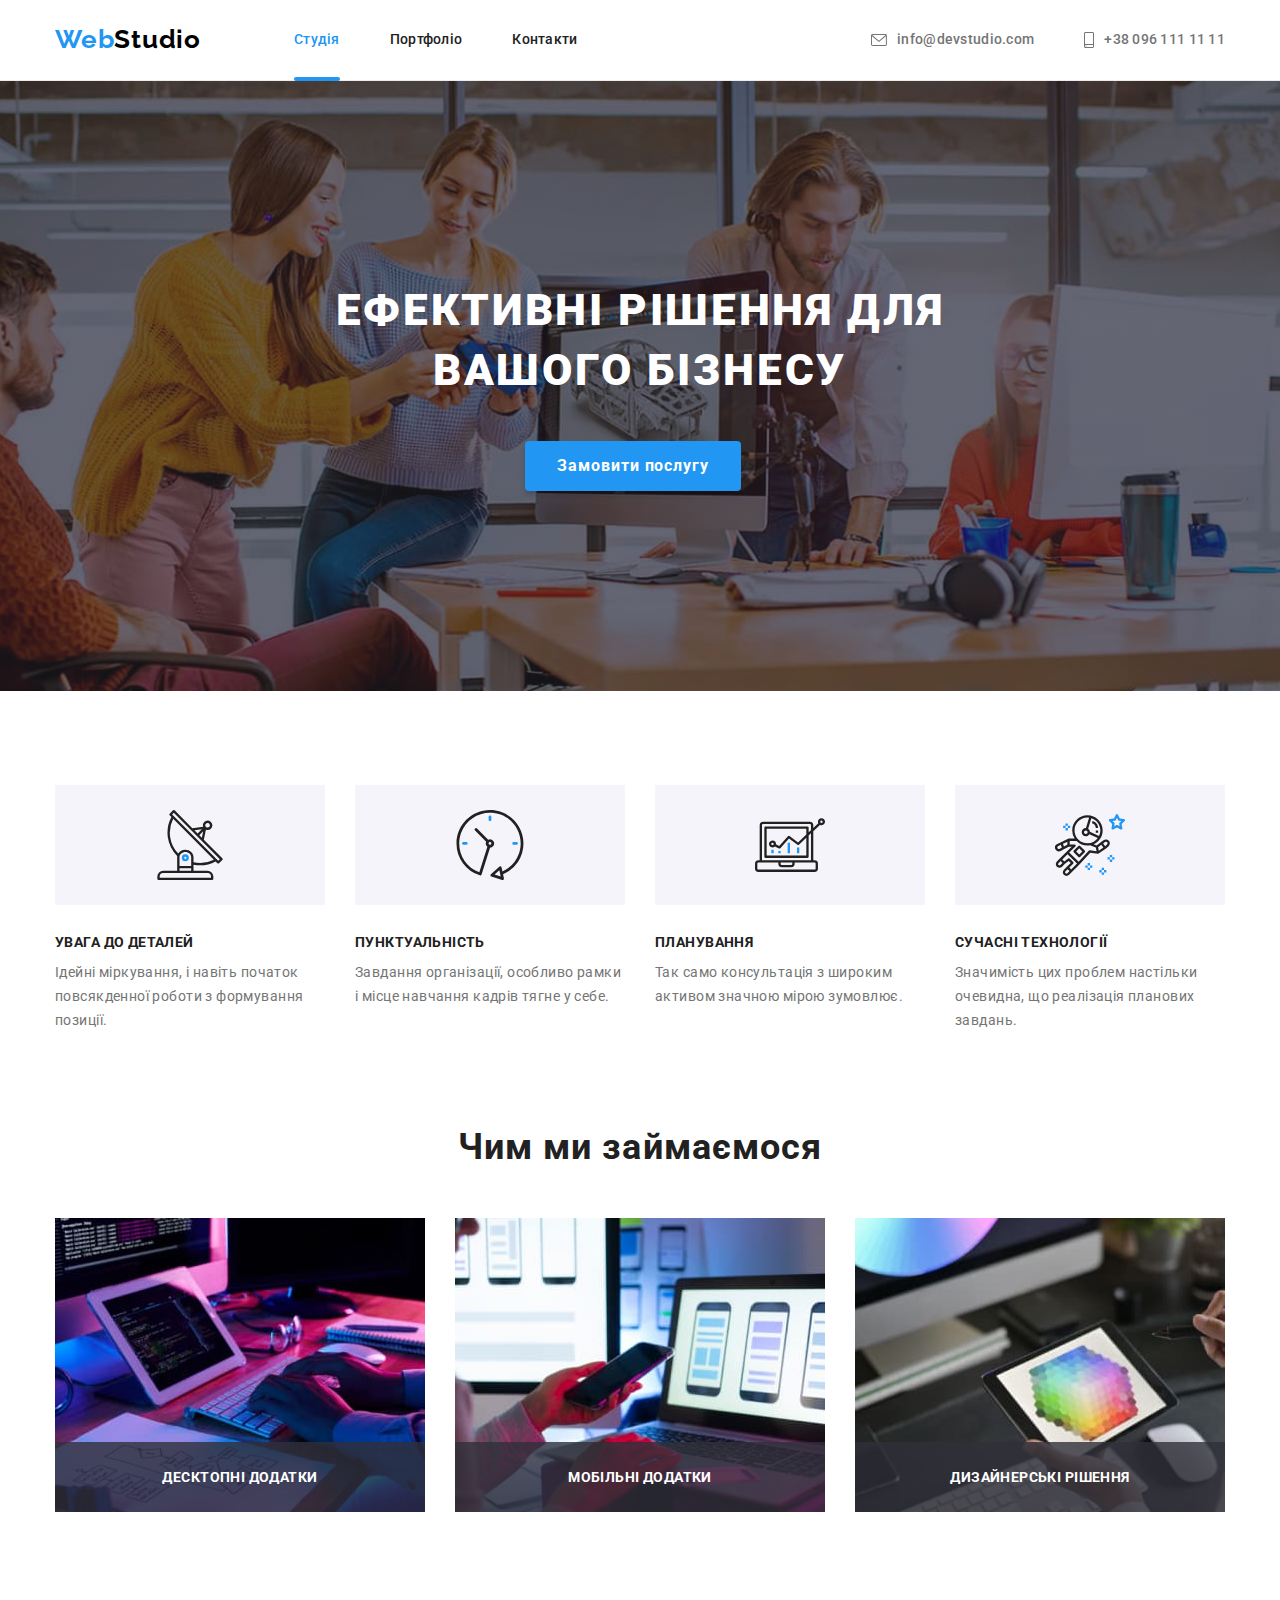
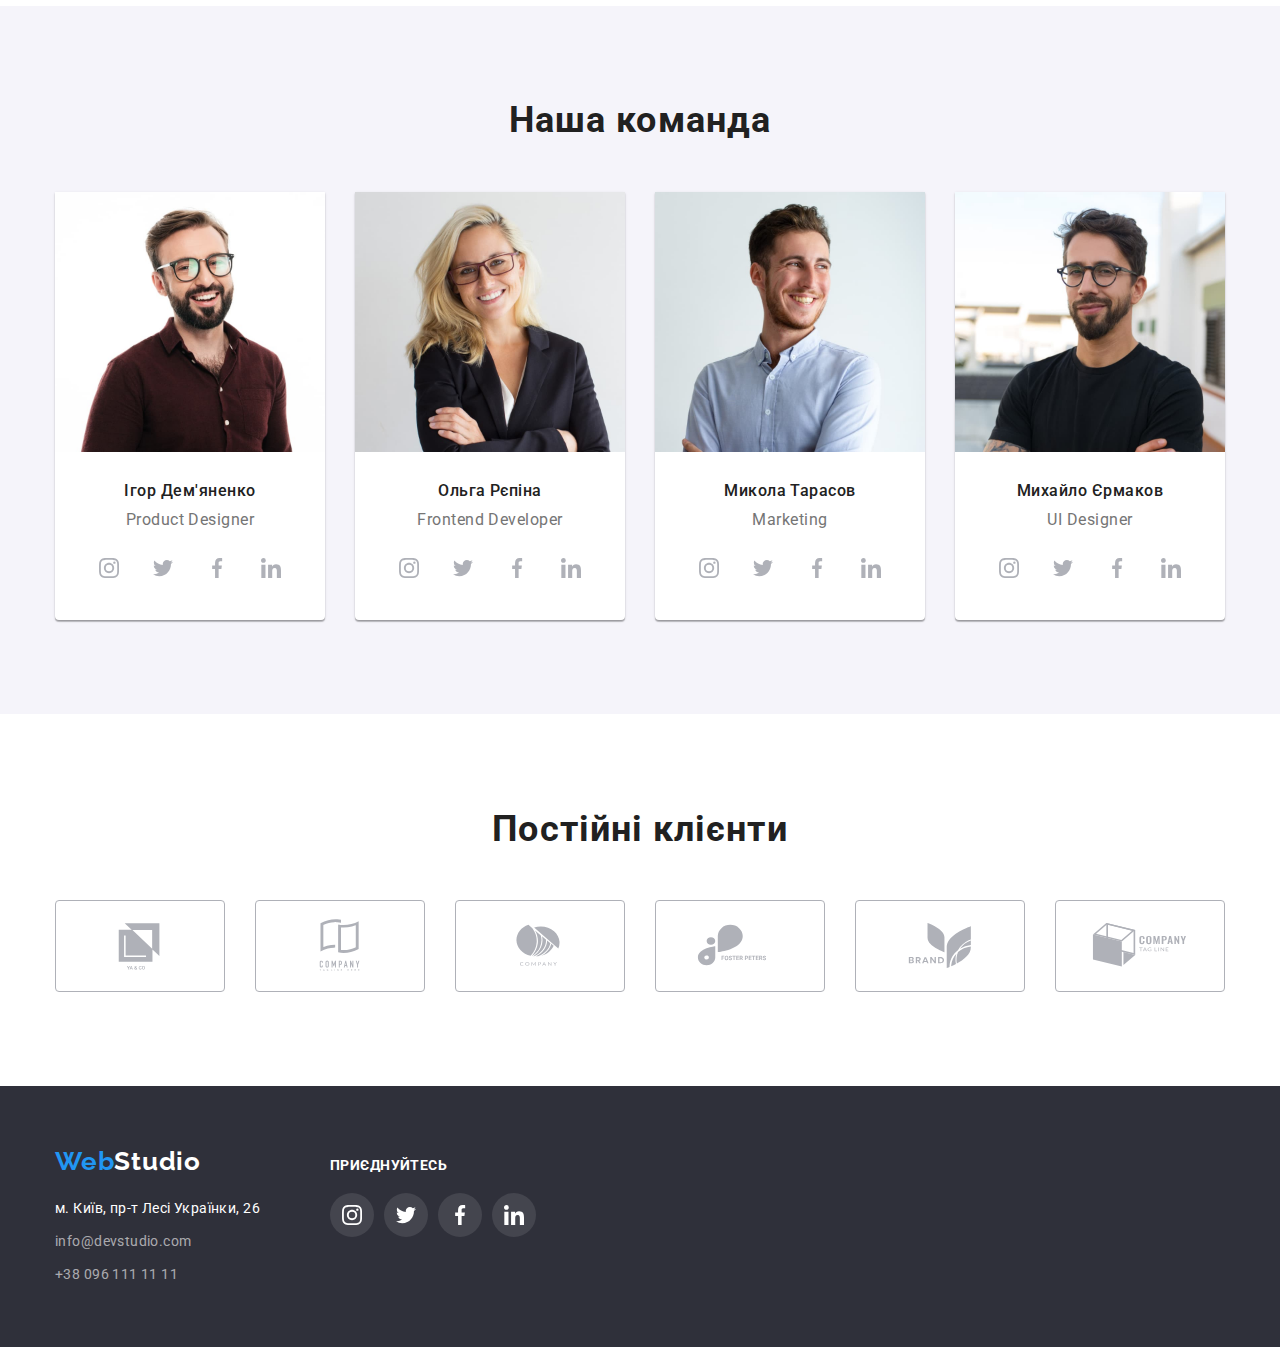
<file: index.html>
<!DOCTYPE html>
<html lang="uk">
  <head>
    <meta charset="UTF-8" />
    <meta http-equiv="X-UA-Compatible" content="IE=edge" />
    <meta name="viewport" content="width=device-width, initial-scale=1.0" />
    <link rel="preconnect" href="https://fonts.googleapis.com" />
    <link rel="preconnect" href="https://fonts.gstatic.com" crossorigin />
    <link
      href="https://fonts.googleapis.com/css2?family=Raleway:wght@700&family=Roboto:wght@400;500;700;900&display=swap"
      rel="stylesheet"
    />
    <link
      rel="stylesheet"
      href="https://cdnjs.cloudflare.com/ajax/libs/modern-normalize/1.1.0/modern-normalize.min.css"
    />
    <link rel="stylesheet" href="./css/styles.css" />
    <title>WebStudio</title>
  </head>

  <body>
    <header class="line">
      <!-- Information -->
      <div class="container main-nav">
        <a class="logo" href="./index.html"
          ><span class="logo-web">Web</span
          ><span class="studio-header">Studio</span></a
        >
        <nav class="header-nav">
          <ul class="nav-list list">
            <li>
              <a class="header-nav-link link current" href="./index.html"
                >Студія</a
              >
            </li>
            <li>
              <a class="header-nav-link link" href="./portfolio.html"
                >Портфоліо</a
              >
            </li>
            <li>
              <a class="header-nav-link link" href="#">Контакти</a>
            </li>
          </ul>
        </nav>
        <ul class="nav-contacts list">
          <li class="item">
            <a class="link-contacts link" href="mailto:info@devstudio.com">
              <svg class="contacts-icon" width="16" height="12">
                <use href="./images/icons.svg#envelope"></use>
              </svg>
              info@devstudio.com</a
            >
          </li>
          <li class="item">
            <a class="link-contacts link" href="tel:+380961111111">
              <svg class="contacts-icon" width="10" height="16">
                <use href="./images/icons.svg#smartphone"></use>
              </svg>
              +38 096 111 11 11
            </a>
          </li>
        </ul>
      </div>
    </header>
    <main>
      <!--Hero-->
      <section class="hero overlay">
        <h1 class="hero-title">Ефективні рішення для вашого бізнесу</h1>
        <button  class="hero-btn btn" type="button" data-modal-open >Замовити послугу</button>/>
      </section>
      <!--Особливості-->
      <section class="section">
        <div class="container">
          <h2 class="visually-hidden">Наші переваги</h2>
          <ul class="features-list list">
            <li>
              <div class="features-img">
                <svg class="features-icon" width="70" height="70">
                  <use href="./images/icons.svg#antenna"></use>
                </svg>
              </div>
              <h3 class="features-title">УВАГА ДО ДЕТАЛЕЙ</h3>
              <p class="features-text">
                Ідейні міркування, і навіть початок повсякденної роботи з
                формування позиції.
              </p>
            </li>
            <li>
              <div class="features-img">
                <svg class="features-icon" width="70" height="70">
                  <use href="./images/icons.svg#clock"></use>
                </svg>
              </div>
              <h3 class="features-title">ПУНКТУАЛЬНІСТЬ</h3>
              <p class="features-text">
                Завдання організації, особливо рамки і місце навчання кадрів
                тягне у себе.
              </p>
            </li>
            <li>
              <div class="features-img">
                <svg class="features-icon" width="70" height="70">
                  <use href="./images/icons.svg#diagram"></use>
                </svg>
              </div>
              <h3 class="features-title">ПЛАНУВАННЯ</h3>
              <p class="features-text">
                Так само консультація з широким активом значною мірою зумовлює.
              </p>
            </li>
            <li>
              <div class="features-img">
                <svg class="features-icon" width="70" height="70">
                  <use href="./images/icons.svg#astronaut"></use>
                </svg>
              </div>
              <h3 class="features-title">СУЧАСНІ ТЕХНОЛОГІЇ</h3>
              <p class="features-text">
                Значимість цих проблем настільки очевидна, що реалізація
                планових завдань.
              </p>
            </li>
          </ul>
        </div>
      </section>
      <!--Чим ми займаємося-->
      <section class="section no-padding">
        <div class="container">
          <h2 class="work-title">Чим ми займаємося</h2>
          <ul class="work-list list">
            <li>
              <div class="work-list-wrapper">
                <img
                  src="./images/img1.jpg"
                  alt="Компьютер"
                  width="370"
                  height="294"
                />
                <div class="overlay-box">
                  <p class="overlay-text">Десктопні додатки</p>
                </div>
              </div>
            </li>
            <li>
              <div class="work-list-wrapper">
                <img
                  src="./images/img2.jpg"
                  alt="Телефон"
                  width="370"
                  height="294"
                />
                <div class="overlay-box">
                  <p class="overlay-text">Мобільні додатки</p>
                </div>
              </div>
            </li>
            <li>
              <div class="work-list-wrapper">
                <img
                  src="./images/img3.jpg"
                  alt="Планшет"
                  width="370"
                  height="294"
                />
                <div class="overlay-box">
                  <p class="overlay-text">Дизайнерські рішення</p>
                </div>
              </div>
            </li>
          </ul>
        </div>
      </section>
      <!--Наша команда-->
      <section class="section team">
        <div class="container">
          <h2 class="team-title">Наша команда</h2>
          <ul class="team-list list">
            <li class="team-card">
              <img
                src="./images/img4.jpg"
                alt="Фото працівника Ігор Дем'яненко "
                width="270"
                height="260"
              />
              <div class="team-card-text">
                <h3 class="team-subject">Ігор Дем'яненко</h3>
                <p class="team-subtitle">Product Designer</p>
                <ul class="socials list">
                  <li class="socials-item">
                    <a
                      class="socials-link link"
                      href="https://instagram.com"
                      target="_blank"
                      rel="nofollow noopener noreferrer"
                      aria-label="Instagram icon"
                    >
                      <svg class="socials-icon" width="20" height="20">
                        <use href="./images/icons.svg#instagram"></use>
                      </svg>
                    </a>
                  </li>
                  <li class="socials-item">
                    <a
                      class="socials-link link"
                      href="https://twitter.com"
                      aria-label="Twitter icon"
                      target="_blank"
                      rel="nofollow noopener noreferrer"
                    >
                      <svg class="socials-icon" width="20" height="20">
                        <use href="./images/icons.svg#twitter"></use>
                      </svg>
                    </a>
                  </li>
                  <li class="socials-item">
                    <a
                      class="socials-link link"
                      href="https://facebook.com"
                      aria-label="Facebook icon"
                      target="_blank"
                      rel="nofollow noopener noreferrer"
                    >
                      <svg class="socials-icon" width="20" height="20">
                        <use href="./images/icons.svg#facebook"></use>
                      </svg>
                    </a>
                  </li>
                  <li class="socials-item">
                    <a
                      class="socials-link link"
                      href="https://linkedin.com"
                      aria-label="LinkedIn icon"
                      target="_blank"
                      rel="nofollow noopener noreferrer"
                    >
                      <svg class="socials-icon" width="20" height="20">
                        <use href="./images/icons.svg#linkedin"></use>
                      </svg>
                    </a>
                  </li>
                </ul>
              </div>
            </li>
            <li class="team-card">
              <img
                src="./images/img5.jpg"
                alt="Фото працівника Ольга Рєпіна "
                width="270"
                height="260"
              />
              <div class="team-card-text">
                <h3 class="team-subject">Ольга Рєпіна</h3>
                <p class="team-subtitle">Frontend Developer</p>
                <ul class="socials list">
                  <li class="socials-item">
                    <a
                      class="socials-link link"
                      href="https://instagram.com"
                      target="_blank"
                      rel="nofollow noopener noreferrer"
                      aria-label="Instagram icon"
                    >
                      <svg class="socials-icon" width="20" height="20">
                        <use href="./images/icons.svg#instagram"></use>
                      </svg>
                    </a>
                  </li>
                  <li class="socials-item">
                    <a
                      class="socials-link link"
                      href="https://twitter.com"
                      aria-label="Twitter icon"
                      target="_blank"
                      rel="nofollow noopener noreferrer"
                    >
                      <svg class="socials-icon" width="20" height="20">
                        <use href="./images/icons.svg#twitter"></use>
                      </svg>
                    </a>
                  </li>
                  <li class="socials-item">
                    <a
                      class="socials-link link"
                      href="https://facebook.com"
                      aria-label="Facebook icon"
                      target="_blank"
                      rel="nofollow noopener noreferrer"
                    >
                      <svg class="socials-icon" width="20" height="20">
                        <use href="./images/icons.svg#facebook"></use>
                      </svg>
                    </a>
                  </li>
                  <li class="socials-item">
                    <a
                      class="socials-link link"
                      href="https://linkedin.com"
                      aria-label="LinkedIn icon"
                      target="_blank"
                      rel="nofollow noopener noreferrer"
                    >
                      <svg class="socials-icon" width="20" height="20">
                        <use href="./images/icons.svg#linkedin"></use>
                      </svg>
                    </a>
                  </li>
                </ul>
              </div>
            </li>
            <li class="team-card">
              <img
                src="./images/img6.jpg"
                alt="Фото працівника Микола Тарасов "
                width="270"
                height="260"
              />
              <div class="team-card-text">
                <h3 class="team-subject">Микола Тарасов</h3>
                <p class="team-subtitle">Marketing</p>
                <ul class="socials list">
                  <li class="socials-item">
                    <a
                      class="socials-link link"
                      href="https://instagram.com"
                      target="_blank"
                      rel="nofollow noopener noreferrer"
                      aria-label="Instagram icon"
                    >
                      <svg class="socials-icon" width="20" height="20">
                        <use href="./images/icons.svg#instagram"></use>
                      </svg>
                    </a>
                  </li>
                  <li class="socials-item">
                    <a
                      class="socials-link link"
                      href="https://twitter.com"
                      aria-label="Twitter icon"
                      target="_blank"
                      rel="nofollow noopener noreferrer"
                    >
                      <svg class="socials-icon" width="20" height="20">
                        <use href="./images/icons.svg#twitter"></use>
                      </svg>
                    </a>
                  </li>
                  <li class="socials-item">
                    <a
                      class="socials-link link"
                      href="https://facebook.com"
                      aria-label="Facebook icon"
                      target="_blank"
                      rel="nofollow noopener noreferrer"
                    >
                      <svg class="socials-icon" width="20" height="20">
                        <use href="./images/icons.svg#facebook"></use>
                      </svg>
                    </a>
                  </li>
                  <li class="socials-item">
                    <a
                      class="socials-link link"
                      href="https://linkedin.com"
                      aria-label="LinkedIn icon"
                      target="_blank"
                      rel="nofollow noopener noreferrer"
                    >
                      <svg class="socials-icon" width="20" height="20">
                        <use href="./images/icons.svg#linkedin"></use>
                      </svg>
                    </a>
                  </li>
                </ul>
              </div>
            </li>
            <li class="team-card">
              <img
                src="./images/img7.jpg"
                alt="Фото працівника Михайло Єрмаков"
                width="270"
                height="260"
              />
              <div class="team-card-text">
                <h3 class="team-subject">Михайло Єрмаков</h3>
                <p class="team-subtitle">UI Designer</p>
                <ul class="socials list">
                  <li class="socials-item">
                    <a
                      class="socials-link link"
                      href="https://instagram.com"
                      target="_blank"
                      rel="nofollow noopener noreferrer"
                      aria-label="Instagram icon"
                    >
                      <svg class="socials-icon" width="20" height="20">
                        <use href="./images/icons.svg#instagram"></use>
                      </svg>
                    </a>
                  </li>
                  <li class="socials-item">
                    <a
                      class="socials-link link"
                      href="https://twitter.com"
                      aria-label="Twitter icon"
                      target="_blank"
                      rel="nofollow noopener noreferrer"
                    >
                      <svg class="socials-icon" width="20" height="20">
                        <use href="./images/icons.svg#twitter"></use>
                      </svg>
                    </a>
                  </li>
                  <li class="socials-item">
                    <a
                      class="socials-link link"
                      href="https://facebook.com"
                      aria-label="Facebook icon"
                      target="_blank"
                      rel="nofollow noopener noreferrer"
                    >
                      <svg class="socials-icon" width="20" height="20">
                        <use href="./images/icons.svg#facebook"></use>
                      </svg>
                    </a>
                  </li>
                  <li class="socials-item">
                    <a
                      class="socials-link link"
                      href="https://linkedin.com"
                      aria-label="LinkedIn icon"
                      target="_blank"
                      rel="nofollow noopener noreferrer"
                    >
                      <svg class="socials-icon" width="20" height="20">
                        <use href="./images/icons.svg#linkedin"></use>
                      </svg>
                    </a>
                  </li>
                </ul>
              </div>
            </li>
          </ul>
        </div>
      </section>
      <!-- Наші клієнти -->
      <section class="section client">
        <div class="container">
          <h2 class="clients-title">Постійні клієнти</h2>
          <ul class="clients-list list">
            <li class="clients-items">
              <a href="" class="clients-link"
                ><svg class="clients-icon" width="106" height="60">
                  <use href="./images/icons.svg#logo"></use>
                </svg>
              </a>
            </li>
            <li class="clients-items">
              <a href="" class="clients-link"
                ><svg class="clients-icon" width="106" height="60">
                  <use href="./images/icons.svg#logo-1"></use>
                </svg>
              </a>
            </li>
            <li class="clients-items">
              <a href="" class="clients-link"
                ><svg class="clients-icon" width="106" height="60">
                  <use href="./images/icons.svg#logo-2"></use>
                </svg>
              </a>
            </li>
            <li class="clients-items">
              <a href="" class="clients-link"
                ><svg class="clients-icon" width="106" height="60">
                  <use href="./images/icons.svg#logo-3"></use>
                </svg>
              </a>
            </li>
            <li class="clients-items">
              <a href="" class="clients-link"
                ><svg class="clients-icon" width="106" height="60">
                  <use href="./images/icons.svg#logo-4"></use>
                </svg>
              </a>
            </li>
            <li class="clients-items">
              <a href="" class="clients-link"
                ><svg class="clients-icon" width="106" height="60">
                  <use href="./images/icons.svg#logo-5"></use>
                </svg>
              </a>
            </li>
          </ul>
        </div>
      </section>
    </main>
    <!--Підвал-->
    <footer class="footer">
      <div class="container footer-sections">
        <div>
          <a class="logo" href="./index.html"
            ><span class="logo-web">Web</span
            ><span class="studio-footer">Studio</span></a
          >
          <address>
            <ul class="address-list list">
              <li>
                <a
                  class="address-text link"
                  href="https://goo.gl/maps/DHfhYUxTLtfvajDQ7"
                  target="_blank"
                  rel="noopener noreferrer nofollow"
                  >м. Київ, пр-т Лесі Українки, 26</a
                >
              </li>
              <li class="address-list-item">
                <a class="address-link link" href="mailto:info@devstudio.com"
                  >info@devstudio.com
                </a>
              </li>
              <li class="address-list-item">
                <a class="address-link link" href="tel:+380961111111"
                  >+38 096 111 11 11
                </a>
              </li>
            </ul>
          </address>
        </div>
        <div>
          <p class="subscribe">Приєднуйтесь</p>
          <ul class="socials list">
            <li class="socials-footer-item">
              <a
                class="socials-footer-link link"
                href="https://instagram.com"
                target="_blank"
                rel="nofollow noopener noreferrer"
                aria-label="Instagram icon"
              >
                <svg class="socials-footer-icon" width="20" height="20">
                  <use href="./images/icons.svg#instagram"></use>
                </svg>
              </a>
            </li>
            <li class="socials-footer-item">
              <a
                class="socials-footer-link link"
                href="https://twitter.com"
                aria-label="Twitter icon"
                target="_blank"
                rel="nofollow noopener noreferrer"
              >
                <svg class="socials-footer-icon" width="20" height="20">
                  <use href="./images/icons.svg#twitter"></use>
                </svg>
              </a>
            </li>
            <li class="socials-footer-item">
              <a
                class="socials-footer-link link"
                href="https://facebook.com"
                aria-label="Facebook icon"
                target="_blank"
                rel="nofollow noopener noreferrer"
              >
                <svg class="socials-footer-icon" width="20" height="20">
                  <use href="./images/icons.svg#facebook"></use>
                </svg>
              </a>
            </li>
            <li class="socials-footer-item">
              <a
                class="socials-footer-link link"
                href="https://linkedin.com"
                aria-label="LinkedIn icon"
                target="_blank"
                rel="nofollow noopener noreferrer"
              >
                <svg class="socials-footer-icon" width="20" height="20">
                  <use href="./images/icons.svg#linkedin"></use>
                </svg>
              </a>
            </li>
          </ul>
        </div>
      </div>
    </footer>
    <!-- Модальне вікно -->
    <div class="backdrop is-hidden" data-modal>
      <div class="modal">
        <button class="button-close" data-modal-close>
          <svg class="button-close-icon" width="18" height="18">
            <use href="./images/icons.svg#close"></use>
          </svg>
        </button>
      </div>
    </div>
    <script src="./js/modal.js"></script>
  </body>
</html>
</file>
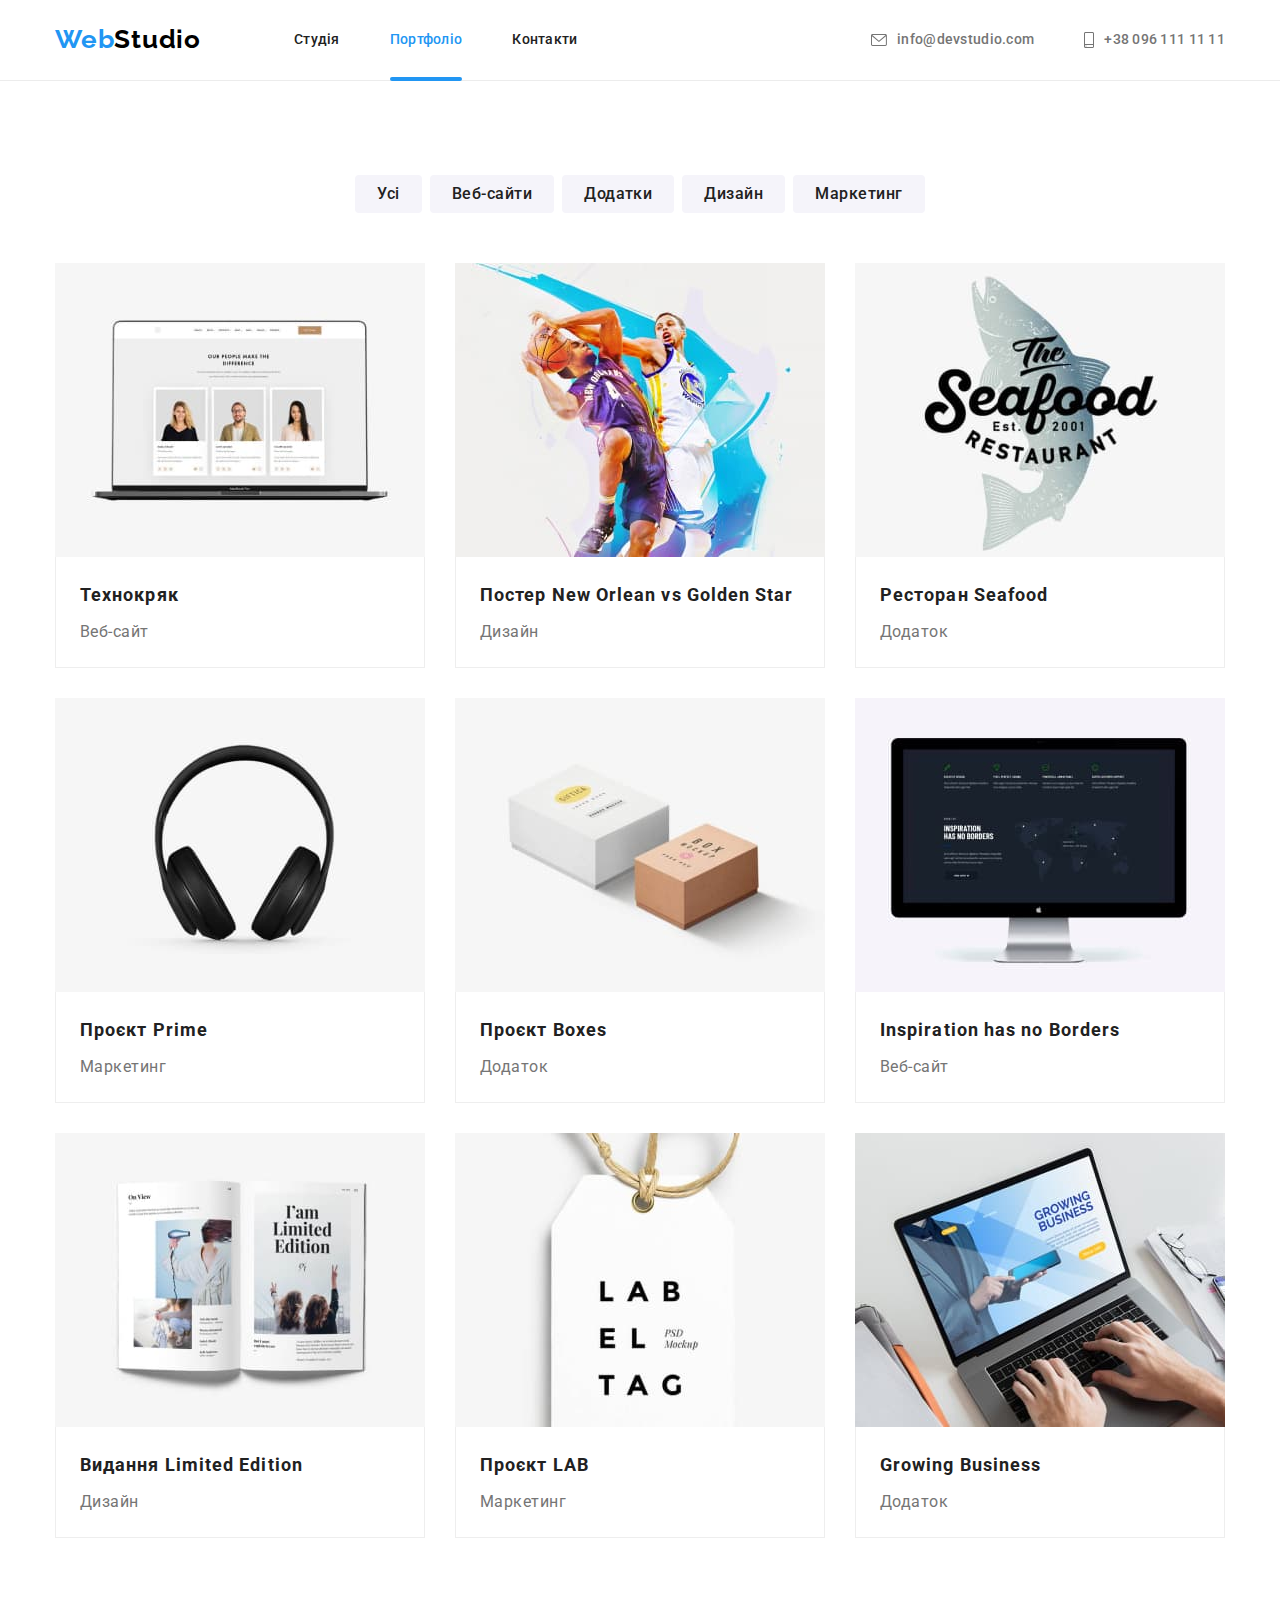
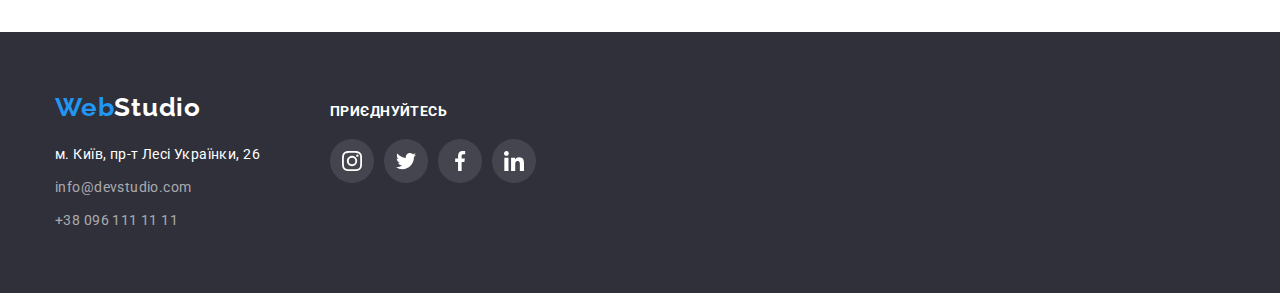
<file: portfolio.html>
<!DOCTYPE html>
<html lang="uk">
  <head>
    <meta charset="UTF-8" />
    <meta http-equiv="X-UA-Compatible" content="IE=edge" />
    <meta name="viewport" content="width=device-width, initial-scale=1.0" />
    <link rel="preconnect" href="https://fonts.googleapis.com" />
    <link rel="preconnect" href="https://fonts.gstatic.com" crossorigin />
    <link
      href="https://fonts.googleapis.com/css2?family=Raleway:wght@700&family=Roboto:wght@400;500;700;900&display=swap"
      rel="stylesheet"
    />
    <link
      rel="stylesheet"
      href="https://cdnjs.cloudflare.com/ajax/libs/modern-normalize/1.1.0/modern-normalize.min.css"
    />
    <link rel="stylesheet" href="./css/styles.css" />
    <title>Портфоліо</title>
  </head>

  <body>
    <header class="line">
      <!-- Information -->
      <div class="container main-nav">
        <a class="logo" href="./index.html"
          ><span class="logo-web">Web</span
          ><span class="studio-header">Studio</span></a
        >
        <nav class="header-nav">
          <ul class="nav-list list">
            <li>
              <a class="header-nav-link link" href="./index.html">Студія</a>
            </li>
            <li>
              <a class="header-nav-link link current" href="./portfolio.html"
                >Портфоліо</a
              >
            </li>
            <li>
              <a class="header-nav-link link" href="#">Контакти</a>
            </li>
          </ul>
        </nav>

        <ul class="nav-contacts list">
          <li class="item">
            <a class="link-contacts link" href="mailto:info@devstudio.com">
              <svg class="contacts-icon" width="16" height="12">
                <use href="./images/icons.svg#envelope"></use>
              </svg>
              info@devstudio.com</a
            >
          </li>
          <li class="item">
            <a class="link-contacts link" href="tel:+380961111111">
              <svg class="contacts-icon" width="10" height="16">
                <use href="./images/icons.svg#smartphone"></use>
              </svg>
              +38 096 111 11 11
            </a>
          </li>
        </ul>
      </div>
    </header>
    <main>
      <!-- Портфоліо -->
      <section class="section">
        <div class="container">
          <h1 class="visually-hidden">Портфоліо</h1>
          <ul class="filter-list list">
            <li><button class="button" type="button">Усі</button></li>
            <li><button class="button" type="button">Веб-сайти</button></li>
            <li><button class="button" type="button">Додатки</button></li>
            <li><button class="button" type="button">Дизайн</button></li>
            <li><button class="button" type="button">Маркетинг</button></li>
          </ul>

          <ul class="project-list list">
            <li class="project">
              <a class="project-link link" href="#">
                <div class="project-thumb">
                  <img
                    src="./images/img8.jpg"
                    alt="Ноутбук"
                    width="370"
                    height="294"
                  />
                  <div class="project-overlay">
                    <p class="project-thumb-text">
                      Ресурс пропонує комплексні пропозиції з різним рівнем
                      функціоналу та сервісів. Все це дозволить відвідувачу
                      отримати вичерпні відомості про компанію чи приватну
                      особу.
                    </p>
                  </div>
                </div>
                <div class="project-text">
                  <h2 class="project-title">Технокряк</h2>
                  <p class="project-subtitle">Веб-сайт</p>
                </div>
              </a>
            </li>
            <li class="project">
              <a class="project-link link" href="#">
                <div class="project-thumb">
                  <img
                    src="./images/img9.jpg"
                    alt="Баскетболісти"
                    width="370"
                    height="294"
                  />
                  <div class="project-overlay">
                    <p class="project-thumb-text">
                      Ресурс пропонує комплексні пропозиції з різним рівнем
                      функціоналу та сервісів. Все це дозволить відвідувачу
                      отримати вичерпні відомості про компанію чи приватну
                      особу.
                    </p>
                  </div>
                </div>
                <div class="project-text">
                  <h2 class="project-title">
                    Постер New Orlean vs Golden Star
                  </h2>
                  <p class="project-subtitle">Дизайн</p>
                </div>
              </a>
            </li>
            <li class="project">
              <a class="project-link link" href="#">
                <div class="project-thumb">
                  <img
                    src="./images/img10.jpg"
                    alt="Риба"
                    width="370"
                    height="294"
                  />
                  <div class="project-overlay">
                    <p class="project-thumb-text">
                      Ресурс пропонує комплексні пропозиції з різним рівнем
                      функціоналу та сервісів. Все це дозволить відвідувачу
                      отримати вичерпні відомості про компанію чи приватну
                      особу.
                    </p>
                  </div>
                </div>
                <div class="project-text">
                  <h2 class="project-title">Ресторан Seafood</h2>
                  <p class="project-subtitle">Додаток</p>
                </div>
              </a>
            </li>
            <li class="project">
              <a class="project-link link" href="#">
                <div class="project-thumb">
                  <img
                    src="./images/img11.jpg"
                    alt="Навушники"
                    width="370"
                    height="294"
                  />
                  <div class="project-overlay">
                    <p class="project-thumb-text">
                      Ресурс пропонує комплексні пропозиції з різним рівнем
                      функціоналу та сервісів. Все це дозволить відвідувачу
                      отримати вичерпні відомості про компанію чи приватну
                      особу.
                    </p>
                  </div>
                </div>
                <div class="project-text">
                  <h2 class="project-title">Проєкт Prime</h2>
                  <p class="project-subtitle">Маркетинг</p>
                </div>
              </a>
            </li>
            <li class="project">
              <a class="project-link link" href="#">
                <div class="project-thumb">
                  <img
                    src="./images/img12.jpg"
                    alt="Коробки"
                    width="370"
                    height="294"
                  />
                  <div class="project-overlay">
                    <p class="project-thumb-text">
                      Ресурс пропонує комплексні пропозиції з різним рівнем
                      функціоналу та сервісів. Все це дозволить відвідувачу
                      отримати вичерпні відомості про компанію чи приватну
                      особу.
                    </p>
                  </div>
                </div>
                <div class="project-text">
                  <h2 class="project-title">Проєкт Boxes</h2>
                  <p class="project-subtitle">Додаток</p>
                </div>
              </a>
            </li>
            <li class="project">
              <a class="project-link link" href="#">
                <div class="project-thumb">
                  <img
                    src="./images/img13.jpg"
                    alt="Монітор"
                    width="370"
                    height="294"
                  />
                  <div class="project-overlay">
                    <p class="project-thumb-text">
                      Ресурс пропонує комплексні пропозиції з різним рівнем
                      функціоналу та сервісів. Все це дозволить відвідувачу
                      отримати вичерпні відомості про компанію чи приватну
                      особу.
                    </p>
                  </div>
                </div>
                <div class="project-text">
                  <h2 class="project-title">Inspiration has no Borders</h2>
                  <p class="project-subtitle">Веб-сайт</p>
                </div>
              </a>
            </li>
            <li class="project">
              <a class="project-link link" href="#">
                <div class="project-thumb">
                  <img
                    src="./images/img14.jpg"
                    alt="Книжка"
                    width="370"
                    height="294"
                  />
                  <div class="project-overlay">
                    <p class="project-thumb-text">
                      Ресурс пропонує комплексні пропозиції з різним рівнем
                      функціоналу та сервісів. Все це дозволить відвідувачу
                      отримати вичерпні відомості про компанію чи приватну
                      особу.
                    </p>
                  </div>
                </div>
                <div class="project-text">
                  <h2 class="project-title">Видання Limited Edition</h2>
                  <p class="project-subtitle">Дизайн</p>
                </div>
              </a>
            </li>
            <li class="project">
              <a class="project-link link" href="#">
                <div class="project-thumb">
                  <img
                    src="./images/img15.jpg"
                    alt="Лейба"
                    width="370"
                    height="294"
                  />
                  <div class="project-overlay">
                    <p class="project-thumb-text">
                      Ресурс пропонує комплексні пропозиції з різним рівнем
                      функціоналу та сервісів. Все це дозволить відвідувачу
                      отримати вичерпні відомості про компанію чи приватну
                      особу.
                    </p>
                  </div>
                </div>
                <div class="project-text">
                  <h2 class="project-title">Проєкт LAB</h2>
                  <p class="project-subtitle">Маркетинг</p>
                </div>
              </a>
            </li>
            <li class="project">
              <a class="project-link link" href="#">
                <div class="project-thumb">
                  <img
                    src="./images/img16.jpg"
                    alt="Робота за компьютером"
                    width="370"
                    height="294"
                  />
                  <div class="project-overlay">
                    <p class="project-thumb-text">
                      Ресурс пропонує комплексні пропозиції з різним рівнем
                      функціоналу та сервісів. Все це дозволить відвідувачу
                      отримати вичерпні відомості про компанію чи приватну
                      особу.
                    </p>
                  </div>
                </div>
                <div class="project-text">
                  <h2 class="project-title">Growing Business</h2>
                  <p class="project-subtitle">Додаток</p>
                </div>
              </a>
            </li>
          </ul>
        </div>
      </section>
    </main>
    <!-- Підвал -->
    <footer class="footer">
      <div class="container footer-sections">
        <div>
          <a class="logo" href="./index.html"
            ><span class="logo-web">Web</span
            ><span class="studio-footer">Studio</span></a
          >
          <address>
            <ul class="address-list list">
              <li>
                <a
                  class="address-text link"
                  href="https://goo.gl/maps/DHfhYUxTLtfvajDQ7"
                  target="_blank"
                  rel="noopener noreferrer nofollow"
                  >м. Київ, пр-т Лесі Українки, 26</a
                >
              </li>
              <li class="address-list-item">
                <a class="address-link link" href="mailto:info@devstudio.com"
                  >info@devstudio.com
                </a>
              </li>
              <li class="address-list-item">
                <a class="address-link link" href="tel:+380961111111"
                  >+38 096 111 11 11
                </a>
              </li>
            </ul>
          </address>
        </div>
        <div>
          <p class="subscribe">Приєднуйтесь</p>
          <ul class="socials list">
            <li class="socials-footer-item">
              <a
                class="socials-footer-link link"
                href="https://instagram.com"
                target="_blank"
                rel="nofollow noopener noreferrer"
                aria-label="Instagram icon"
              >
                <svg class="socials-footer-icon" width="20" height="20">
                  <use href="./images/icons.svg#instagram"></use>
                </svg>
              </a>
            </li>
            <li class="socials-footer-item">
              <a
                class="socials-footer-link link"
                href="https://twitter.com"
                aria-label="Twitter icon"
                target="_blank"
                rel="nofollow noopener noreferrer"
              >
                <svg class="socials-footer-icon" width="20" height="20">
                  <use href="./images/icons.svg#twitter"></use>
                </svg>
              </a>
            </li>
            <li class="socials-footer-item">
              <a
                class="socials-footer-link link"
                href="https://facebook.com"
                aria-label="Facebook icon"
                target="_blank"
                rel="nofollow noopener noreferrer"
              >
                <svg class="socials-footer-icon" width="20" height="20">
                  <use href="./images/icons.svg#facebook"></use>
                </svg>
              </a>
            </li>
            <li class="socials-footer-item">
              <a
                class="socials-footer-link link"
                href="https://linkedin.com"
                aria-label="LinkedIn icon"
                target="_blank"
                rel="nofollow noopener noreferrer"
              >
                <svg class="socials-footer-icon" width="20" height="20">
                  <use href="./images/icons.svg#linkedin"></use>
                </svg>
              </a>
            </li>
          </ul>
        </div>
      </div>
    </footer>
  </body>
</html>
</file>
<file: css/styles.css>
:root {
  --color-icons:#AFB1B8;
  --color-text: #212121;
  --color-text-secohd: #757575;
  --color-text-logo: #2196f3;
  --primery-background: #fff;
  --second-background: #2f303a;
  --boxes-color: #eeeeee;
  --filter-color: #f5f4fa;
  --address-color: rgba(255, 255, 255, 0.6);
  --project-list-gap: 30px;
  --famili-fontsize: "Roboto", sans-serif;
  --logo-fontsize: "Raleway", sans-serif;
}
body {
  color: var(--color-text);
  background-color: var(--primery-background);
  font-family: var(--famili-fontsize);
  font-size: 14px;
  letter-spacing: 0.03em;
}
.link {
  text-decoration: none;
}
.link:hover,
.link:focus {
  color: var(--color-text-logo);
}
.container {
  padding-left: 15px;
  padding-right: 15px;
  margin-left: auto;
  margin-right: auto;
  width: 1200px;
  /* outline: 2px solid tomato; */
}

.list {
  margin: 0;
  padding: 0;
  list-style: none;
}

img {
  display: block;
}
h1,
h2,
h3,
h4,
h5,
h6,
p {
  margin: 0;
}

/*----------- Logo -------- */

.logo {
  font-family: var(--logo-fontsize);
  font-weight: 700;
  font-size: 26px;
  line-height: 1.2;
  letter-spacing: 0.03em;
  color: var(--color-text);
  text-decoration: none;
}
.logo-web {
  color: var(--color-text-logo);
}
.studio-header {
  color: #000000;
}
.studio-footer {
  color: var(--primery-background);
}

/* -------Header -------*/

.line {
  border-bottom: 1px solid #ececec;
}

.main-nav {
  display: flex;
  align-items: center;
}

.header-nav-link {
  position: relative;
  display: block;
  font-weight: 500;
  font-size: 14px;
  line-height: 1.14;
  letter-spacing: 0.02em;
  color: var(--color-text);
  padding-top: 32px;
  padding-bottom: 32px;
  
  transition: color 250ms cubic-bezier(0.4, 0, 0.2, 1);
}

.nav-list .link.current {
  color: var(--color-text-logo);
}
 
.link.current::after {
  position: absolute;
  content: '';
  display: block;
  width: 100%;
  height: 4px;
  border-radius: 2px;
  background-color: var(--color-text-logo);
  
  bottom: -1px;
  left: 0;
}

.header-nav {
  margin-left: 93px;
}

.nav-list {
  display: flex;
  gap: 50px;
}

.nav-contacts {
  display: flex;
  align-items: center;
  margin-left: auto;
  gap: 50px;
}

.link-contacts {
  display: flex;
  align-items: center;
  font-weight: 500;
  font-size: 14px;
  line-height: 1.14;
  letter-spacing: 0.02em;
  color: var(--color-text-secohd);
  padding-top: 32px;
  padding-bottom: 32px;

  transition: color 250ms cubic-bezier(0.4, 0, 0.2, 1);
}

.contacts-icon {
  margin-right: 10px;
  fill: currentColor;
}

/* --------Hero-------- */

.hero {
  background-color: #c4c4c4;
  text-align: center;
  padding-top: 200px;
  padding-bottom: 200px;
}

.overlay {
  max-width: 1600px;
  margin-right: auto;
  margin-left: auto;
  background-image: linear-gradient(
      to right,
      rgba(47, 48, 58, 0.4),
      rgba(47, 48, 58, 0.4)
      ),
      url("../images/hero.jpg");
  background-repeat: no-repeat;
  background-size: cover;
  background-position: center;
}


.section {
  padding-top: 94px;
  padding-bottom: 94px;
}

.section.no-padding {
  padding-top: 0;
}

.hero-title {
  width: 696px;
  font-weight: 900;
  font-size: 44px;
  line-height: 1.36;
  text-align: center;
  align-items: center;
  letter-spacing: 0.06em;
  text-transform: uppercase;
  color: var(--primery-background);
  margin-bottom: 40px;
  margin-left: auto;
  margin-right: auto;
}

.hero-btn {
  font-weight: 700;
  font-size: 16px;
  line-height: 1.88;
  align-items: center;
  text-align: center;
  letter-spacing: 0.06em;
  color: var(--primery-background);
  cursor: pointer;
  background: var(--color-text-logo);
  box-shadow: 0px 4px 4px rgba(0, 0, 0, 0.15);
  border-radius: 4px;
  border: transparent;
  padding: 10px 32px;
  transition: background-color 250ms cubic-bezier(0.4, 0, 0.2, 1);

}

.hero-btn:hover,
.hero-btn:focus {
  background-color: #188ce8;
}

/* -------Features------ */

.features-img {
  width: 270px;
  height: 120px;
  display: flex;
  justify-content: center;
  align-items: center;
  background-color: var(--filter-color);
  margin-bottom: 30px;
}

.visually-hidden {
  position: absolute;
  width: 1px;
  height: 1px;
  margin: -1px;
  border: 0;
  padding: 0;

  white-space: nowrap;
  clip-path: inset(100%);
  clip: rect(0 0 0 0);
  overflow: hidden;
}

.features-list {
  display: flex;
  gap: 30px;
}

.features-title {
  font-weight: 700;
  font-size: 14px;
  line-height: 1.14;
  letter-spacing: 0.03em;
  text-transform: uppercase;
  color: var(--color-text);
  margin-bottom: 10px;
}

.features-text {
  width: 270px;
  font-size: 14px;
  line-height: 1.71;
  letter-spacing: 0.03em;
  color: var(--color-text-secohd);
}

/* --------Work------- */

.work-list {
  display: flex;
  gap: 30px;
}

.work-title {
  font-weight: 700;
  font-size: 36px;
  line-height: 1.16;
  text-align: center;
  letter-spacing: 0.03em;
  color: var(--color-text);
  margin-bottom: 50px;
}

.work-list-wrapper {
  position: relative;
}

.overlay-box {
  width: 100%;
  background-color: rgba(47, 48, 58, 0.8);
  position: absolute;
  bottom: 0;
  left: 0;

}

.overlay-text {
  font-weight: 700;
  font-size: 14px;
  line-height: 16px;
  text-align: center;
  letter-spacing: 0.03em;
  text-transform: uppercase;
  color: var(--primery-background);
  padding-top: 27px;
  padding-bottom: 27px;
}

/* -------Team-------- */

.section.team {
  background: var(--filter-color);
}

.team-list {
  display: flex;
  gap: 30px;
}

.team-card {
  background-color: var(--primery-background);
  box-shadow: 0px 1px 3px rgba(0, 0, 0, 0.12), 0px 1px 1px rgba(0, 0, 0, 0.14),
    0px 2px 1px rgba(0, 0, 0, 0.2);
  border-radius: 0px 0px 4px 4px;
}

.team-title {
  font-weight: 700;
  font-size: 36px;
  line-height: 1.16;
  text-align: center;
  letter-spacing: 0.03em;
  color: var(--color-text);
  margin-bottom: 50px;
}

.team-card-text {
  padding-top: 30px;
  padding-bottom: 30px;
}

.team-subject {
  font-weight: 500;
  font-size: 16px;
  line-height: 1.18;
  text-align: center;
  letter-spacing: 0.03em;
  color: var(--color-text);
  margin-bottom: 10px;
}

.team-subtitle {
  margin-bottom: 16px;
  font-size: 16px;
  line-height: 1.18;
  text-align: center;
  letter-spacing: 0.03em;
  color: var(--color-text-secohd);
}

.socials {
  display: flex;
  justify-content: center;
  gap: 10px;
}

.socials-link {
  display: flex;
  align-items: center;
  justify-content: center;

  width: 44px;
  height: 44px;

  color: var(--color-icons);
  background-color: var(--primery-background);
  border-radius: 50%;

  transition: color 250ms cubic-bezier(0.4, 0, 0.2, 1), background-color 250ms cubic-bezier(0.4, 0, 0.2, 1);
  
}

.socials-link:hover,
.socials-link:focus {
  color: var(--primery-background);
  background-color: var(--color-text-logo);

}

.socials-icon {
  fill: currentColor;
}

/* ------ Clients ------*/

.clients-title {
  font-weight: 700;
  font-size: 36px;
  line-height: 42px;
  text-align: center;
  letter-spacing: 0.03em;
  color: var(--color-text);
  margin-bottom: 50px;
}

.clients-list {
  display: flex;
  justify-content: center;
  align-items: center;
  gap: 30px;
}

.clients-link {
  width: 170px;
  height: 92px;
  display: flex;
  justify-content: center;
  align-items: center;
  border: 1px solid #AFB1B8;
  border-radius: 4px;
  color: var(--color-icons);

  transition: color 250ms cubic-bezier(0.4, 0, 0.2, 1),              
  border-color 250ms cubic-bezier(0.4, 0, 0.2, 1);
}

.clients-link:hover,
.clients-link:focus {
  border-color: var(--color-text-logo);
  color: var(--color-text-logo);
}

.clients-icon {
  fill: currentColor;
}

/* ------ Footer -------*/

.footer {
  background-color: var(--second-background);
  padding-top: 60px;
  padding-bottom: 60px;
}

.footer-sections {
  display: flex;
  align-items: baseline;
  gap: 70px;
}

address {
  font-style: normal;
  margin-top: 20px;
}

.address-text {
  font-weight: 400;
  font-size: 14px;
  line-height: 1.71;
  letter-spacing: 0.03em;
  color: var(--primery-background);

  transition: color 250ms cubic-bezier(0.4, 0, 0.2, 1);
}

.address-link {
  font-weight: 400;
  font-size: 14px;
  line-height: 1.71;
  letter-spacing: 0.03em;
  color: var(--address-color);

  transition: color 250ms cubic-bezier(0.4, 0, 0.2, 1);
}

.address-list-item {
  margin-top: 9px;
}

.subscribe {
  font-weight: 700;
  font-size: 14px;
  line-height: 16px;
  letter-spacing: 0.03em;
  text-transform: uppercase;
  color: var(--primery-background);
  margin-bottom: 20px;
}

.socials-footer-link {
  display: flex;
  align-items: center;
  justify-content: center;

  width: 44px;
  height: 44px;

  color: var(--primery-background);
  background-color: rgba(255, 255, 255, 0.1);
  border-radius: 50%;

  transition:background-color 250ms cubic-bezier(0.4, 0, 0.2, 1);
}

.socials-footer-link:hover,
.socials-footer-link:focus {
  color: var(--primery-background);
  background-color: var(--color-text-logo);

} 
.socials-footer-icon {
  fill: currentColor;
}

/* ===== Portfolio ===== */

.filter-list {
  display: flex;
  justify-content: center;
  margin-bottom: 50px;
  gap: 8px;
}

.button {
  cursor: pointer;
  font-family: inherit;
  font-weight: 500;
  font-size: 16px;
  line-height: 1.62;
  text-align: center;
  letter-spacing: 0.03em;
  color: var(--color-text);
  background-color: var(--filter-color);
  border-radius: 4px;
  border: transparent;
  padding: 6px 22px;

  transition: color 250ms cubic-bezier(0.4, 0, 0.2, 1), background-color 250ms cubic-bezier(0.4, 0, 0.2, 1), box-shadow 250ms cubic-bezier(0.4, 0, 0.2, 1);
}

.button:hover,
.button:focus {
  color: var(--primery-background);
  background-color: var(--color-text-logo);
  box-shadow: 0px 3px 1px rgba(0, 0, 0, 0.1), 0px 1px 2px rgba(0, 0, 0, 0.08),
    0px 2px 2px rgba(0, 0, 0, 0.12);
}

.project-title {
  font-weight: 700;
  font-size: 18px;
  line-height: 2;
  letter-spacing: 0.06em;
  color: var(--color-text);
  margin-bottom: 4px;
}

.project-subtitle {
  font-size: 16px;
  line-height: 1.88;
  letter-spacing: 0.03em;
  color: var(--color-text-secohd);
}

.project-list {
  display: flex;
  flex-wrap: wrap;
  flex-basis: calc(100% / 3 - var(--project-list-gap));
  margin-left: calc(-1 * var(--project-list-gap));
  margin-top: calc(-1 * var(--project-list-gap));
}

.project-list > .project {
  margin-top: var(--project-list-gap);
  margin-left: var(--project-list-gap);
}
.project-text {
  padding: 20px 24px;
  border-right: 1px solid var(--boxes-color);
  border-bottom: 1px solid var(--boxes-color);
  border-left: 1px solid var(--boxes-color);
}

.project-link {
  display: block;
  transition: box-shadow 250ms cubic-bezier(0.4, 0, 0.2, 1);
}

.project-link:hover,
.project-link:focus {
  box-shadow: 0px 1px 1px rgba(0, 0, 0, 0.12), 0px 4px 4px rgba(0, 0, 0, 0.06), 1px 4px 6px rgba(0, 0, 0, 0.16);
}

/* ===== Project overlay===== */

.project-thumb {
  position: relative;
  overflow: hidden;
}

.project-overlay {
  position: absolute;
  top: 0;
  left: 0;
  width: 100%;
  height: 100%;
  
  background-color: rgba(33, 150, 243, 0.9);
  transform: translateY(101%);
  transition: transform 250ms cubic-bezier(0.4, 0, 0.2, 1);
}

.project-link:hover .project-overlay,
.project-link:focus .project-overlay {
  transform: translateY(0);
}

.project-thumb-text {
  /* position: absolute;
  top: 0;
  left: 0; */
  padding: 63px 24px;
  font-size: 18px;
  line-height: 1.56;
  letter-spacing: 0.03em;
  color: var(--primery-background);

}


/*===== Modal window ===== */

.backdrop {
  position: fixed;
  top: 0;
  left: 0;

  width: 100%;
  height: 100%;
  
  background-color: rgba(0, 0, 0, 0.2);

  transition: opacity 250ms cubic-bezier(0.4, 0, 0.2, 1),visibility 250ms cubic-bezier(0.4, 0, 0.2, 1);

}

.backdrop.is-hidden {
  opacity: 0;
  visibility: hidden;
  pointer-events: none;
}

.backdrop.is-hidden .modal {
  transform:translate(-50%, -100%)  scale(1.5);

}

.modal {
  position: absolute;
  width: 528px;
  min-height: 581px;
  
  top: 50%;
  left: 50%;
  
  background-color: var(--primery-background);
  box-shadow: 0px 1px 3px rgba(0, 0, 0, 0.12), 0px 1px 1px rgba(0, 0, 0, 0.14), 0px 2px 1px rgba(0, 0, 0, 0.2);
  border-radius: 4px;

  transform: translate(-50%, -50%) scale(1);
  transition:  transform 300ms cubic-bezier(0.4, 0, 0.2, 1) ;
} 

.button-close {
  position: absolute;
  top: 8px;
  right: 8px;

  display: flex;
  align-items: center;
  justify-content: center;

  width: 30px;
  height: 30px;

  background-color: var(--primery-background);
  border: 1px solid rgba(0, 0, 0, 0.1);
  border-radius: 50%;
  padding: 0;
  cursor: pointer;


}

.button-close:hover,
.button-close:focus {
 border: 1px solid rgba(0, 0, 0, 0.1);
 color: var(--color-text-logo);
}

.button-close-icon{
  fill: currentColor;
}
</file>
